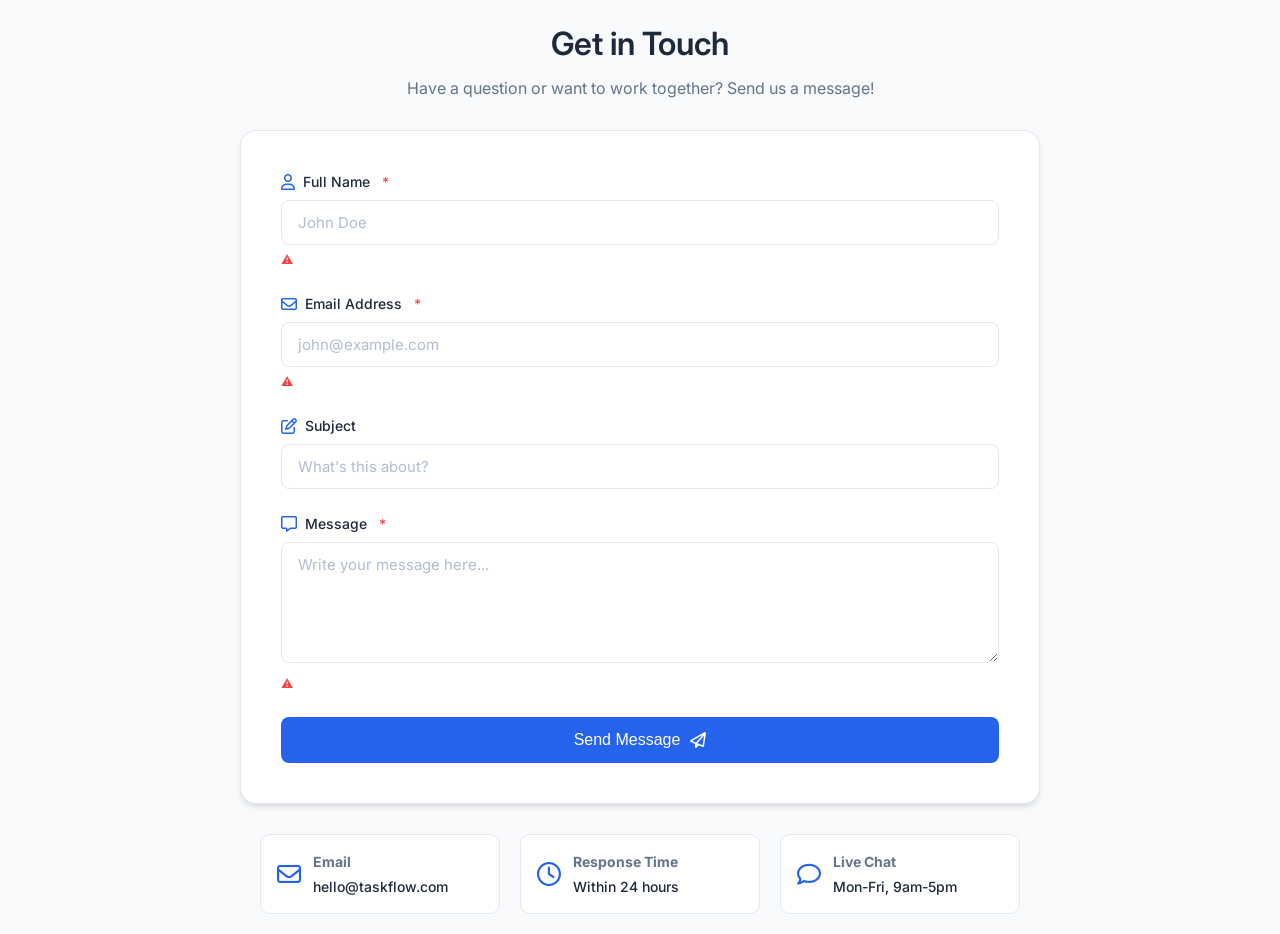
<file: Task 2: Professional Contact Form/index.html>
<!DOCTYPE html>
<html lang="en">
<head>
    <meta charset="UTF-8">
    <meta name="viewport" content="width=device-width, initial-scale=1.0">
    <title>Contact Form | Task 2</title>
    <link rel="stylesheet" href="style.css">
    <!-- Font Awesome for icons -->
    <link rel="stylesheet" href="https://cdnjs.cloudflare.com/ajax/libs/font-awesome/6.5.1/css/all.min.css">
</head>
<body>
    <div class="container">
        <!-- Form Header -->
        <div class="form-header">
            <h1>Get in Touch</h1>
            <p>Have a question or want to work together? Send us a message!</p>
        </div>

        <!-- Contact Form -->
        <div class="form-card">
            <form id="contactForm" novalidate>
                <!-- Full Name Field -->
                <div class="form-group">
                    <label for="fullName">
                        <i class="fa-regular fa-user"></i>
                        Full Name <span class="required">*</span>
                    </label>
                    <input 
                        type="text" 
                        id="fullName" 
                        name="fullName" 
                        placeholder="John Doe"
                        class="form-input"
                        required
                    >
                    <div class="error-message" id="fullNameError"></div>
                </div>

                <!-- Email Field -->
                <div class="form-group">
                    <label for="email">
                        <i class="fa-regular fa-envelope"></i>
                        Email Address <span class="required">*</span>
                    </label>
                    <input 
                        type="email" 
                        id="email" 
                        name="email" 
                        placeholder="john@example.com"
                        class="form-input"
                        required
                    >
                    <div class="error-message" id="emailError"></div>
                </div>

                <!-- Subject Field -->
                <div class="form-group">
                    <label for="subject">
                        <i class="fa-regular fa-pen-to-square"></i>
                        Subject
                    </label>
                    <input 
                        type="text" 
                        id="subject" 
                        name="subject" 
                        placeholder="What's this about?"
                        class="form-input"
                    >
                </div>

                <!-- Message Field -->
                <div class="form-group">
                    <label for="message">
                        <i class="fa-regular fa-message"></i>
                        Message <span class="required">*</span>
                    </label>
                    <textarea 
                        id="message" 
                        name="message" 
                        placeholder="Write your message here..."
                        class="form-input"
                        rows="5"
                        required
                    ></textarea>
                    <div class="error-message" id="messageError"></div>
                </div>

                <!-- Submit Button -->
                <button type="submit" class="submit-btn" id="submitBtn">
                    <span class="btn-text">Send Message</span>
                    <i class="fa-regular fa-paper-plane"></i>
                </button>
            </form>

            <!-- Success Message (hidden by default) -->
            <div class="success-message" id="successMessage">
                <i class="fa-regular fa-circle-check"></i>
                <h3>Message Sent!</h3>
                <p>Thank you for reaching out. We'll get back to you soon.</p>
                <button class="reset-btn" id="resetBtn">Send Another Message</button>
            </div>
        </div>

        <!-- Contact Information (Optional - adds professionalism) -->
        <div class="contact-info">
            <div class="info-item">
                <i class="fa-regular fa-envelope"></i>
                <div>
                    <h4>Email</h4>
                    <p>hello@taskflow.com</p>
                </div>
            </div>
            <div class="info-item">
                <i class="fa-regular fa-clock"></i>
                <div>
                    <h4>Response Time</h4>
                    <p>Within 24 hours</p>
                </div>
            </div>
            <div class="info-item">
                <i class="fa-regular fa-comment"></i>
                <div>
                    <h4>Live Chat</h4>
                    <p>Mon-Fri, 9am-5pm</p>
                </div>
            </div>
        </div>
    </div>

    <script src="script.js"></script>
</body>
</html>
</file>
<file: Task 2: Professional Contact Form/style.css>
/* Google Fonts */
@import url('https://fonts.googleapis.com/css2?family=Inter:wght@400;500;600&display=swap');

* {
    margin: 0;
    padding: 0;
    box-sizing: border-box;
}

body {
    font-family: 'Inter', sans-serif;
    background: #F8FAFC;
    color: #1E293B;
    line-height: 1.5;
    min-height: 100vh;
    display: flex;
    align-items: center;
    justify-content: center;
    padding: 20px;
}

/* Main Container */
.container {
    max-width: 800px;
    width: 100%;
    margin: 0 auto;
}

/* Form Header */
.form-header {
    text-align: center;
    margin-bottom: 30px;
}

.form-header h1 {
    font-size: 32px;
    color: #1E293B;
    margin-bottom: 8px;
    font-weight: 600;
}

.form-header p {
    color: #64748B;
    font-size: 16px;
}

/* Form Card */
.form-card {
    background: #FFFFFF;
    border-radius: 16px;
    border: 1px solid #E2E8F0;
    padding: 40px;
    box-shadow: 0 4px 6px -1px rgba(0, 0, 0, 0.1), 0 2px 4px -1px rgba(0, 0, 0, 0.06);
    transition: all 0.3s ease;
}

.form-card:hover {
    box-shadow: 0 10px 15px -3px rgba(0, 0, 0, 0.1), 0 4px 6px -2px rgba(0, 0, 0, 0.05);
}

/* Form Groups */
.form-group {
    margin-bottom: 24px;
}

.form-group label {
    display: flex;
    align-items: center;
    gap: 8px;
    font-weight: 500;
    color: #1E293B;
    margin-bottom: 8px;
    font-size: 14px;
}

.form-group label i {
    color: #2563EB;
    font-size: 16px;
}

.required {
    color: #EF4444;
    margin-left: 4px;
}

/* Form Inputs */
.form-input {
    width: 100%;
    padding: 12px 16px;
    font-size: 15px;
    font-family: 'Inter', sans-serif;
    border: 1px solid #E2E8F0;
    border-radius: 8px;
    background: #FFFFFF;
    color: #1E293B;
    transition: all 0.2s ease;
}

.form-input:hover {
    border-color: #94A3B8;
}

.form-input:focus {
    outline: none;
    border-color: #2563EB;
    box-shadow: 0 0 0 3px rgba(37, 99, 235, 0.1);
}

.form-input::placeholder {
    color: #94A3B8;
    opacity: 0.7;
}

/* Textarea specific */
textarea.form-input {
    resize: vertical;
    min-height: 120px;
}

/* Error States */
.form-input.error {
    border-color: #EF4444;
    background-color: #FEF2F2;
}

.form-input.error:focus {
    border-color: #EF4444;
    box-shadow: 0 0 0 3px rgba(239, 68, 68, 0.1);
}

.error-message {
    color: #EF4444;
    font-size: 13px;
    margin-top: 6px;
    display: flex;
    align-items: center;
    gap: 4px;
}

.error-message::before {
    content: "⚠️";
    font-size: 12px;
}

/* Submit Button */
.submit-btn {
    width: 100%;
    padding: 14px 24px;
    background: #2563EB;
    color: white;
    border: none;
    border-radius: 8px;
    font-size: 16px;
    font-weight: 500;
    display: flex;
    align-items: center;
    justify-content: center;
    gap: 10px;
    cursor: pointer;
    transition: all 0.2s ease;
    position: relative;
    overflow: hidden;
}

.submit-btn:hover {
    background: #1D4ED8;
    transform: translateY(-1px);
    box-shadow: 0 4px 6px -1px rgba(37, 99, 235, 0.2);
}

.submit-btn:active {
    transform: translateY(0);
}

.submit-btn:disabled {
    background: #94A3B8;
    cursor: not-allowed;
    transform: none;
    box-shadow: none;
}

.submit-btn i {
    transition: transform 0.2s ease;
}

.submit-btn:hover i {
    transform: translateX(4px);
}

/* Loading State */
.submit-btn.loading {
    background: #1D4ED8;
    pointer-events: none;
}

.submit-btn.loading .btn-text {
    visibility: hidden;
    opacity: 0;
}

.submit-btn.loading::after {
    content: "";
    position: absolute;
    width: 20px;
    height: 20px;
    border: 2px solid white;
    border-top-color: transparent;
    border-radius: 50%;
    animation: spin 0.8s linear infinite;
}

@keyframes spin {
    to { transform: rotate(360deg); }
}

/* Success Message */
.success-message {
    display: none;
    text-align: center;
    padding: 30px 20px;
}

.success-message.active {
    display: block;
    animation: fadeIn 0.5s ease;
}

@keyframes fadeIn {
    from {
        opacity: 0;
        transform: translateY(-10px);
    }
    to {
        opacity: 1;
        transform: translateY(0);
    }
}

.success-message i {
    font-size: 64px;
    color: #10B981;
    margin-bottom: 20px;
}

.success-message h3 {
    font-size: 24px;
    color: #1E293B;
    margin-bottom: 10px;
}

.success-message p {
    color: #64748B;
    margin-bottom: 24px;
}

/* Reset Button */
.reset-btn {
    padding: 10px 24px;
    background: transparent;
    color: #2563EB;
    border: 1px solid #2563EB;
    border-radius: 6px;
    font-size: 14px;
    font-weight: 500;
    cursor: pointer;
    transition: all 0.2s ease;
}

.reset-btn:hover {
    background: #EFF6FF;
    transform: translateY(-1px);
}

/* Contact Information */
.contact-info {
    display: grid;
    grid-template-columns: repeat(3, 1fr);
    gap: 20px;
    margin-top: 30px;
    padding: 0 20px;
}

.info-item {
    display: flex;
    align-items: center;
    gap: 12px;
    padding: 16px;
    background: #FFFFFF;
    border: 1px solid #E2E8F0;
    border-radius: 10px;
    transition: all 0.2s ease;
}

.info-item:hover {
    transform: translateY(-2px);
    border-color: #2563EB;
    box-shadow: 0 4px 6px -1px rgba(37, 99, 235, 0.1);
}

.info-item i {
    font-size: 24px;
    color: #2563EB;
}

.info-item h4 {
    font-size: 14px;
    color: #64748B;
    margin-bottom: 4px;
}

.info-item p {
    font-size: 14px;
    font-weight: 500;
    color: #1E293B;
}

/* ========== RESPONSIVE DESIGN ========== */

/* Tablet Styles */
@media screen and (max-width: 768px) {
    body {
        padding: 16px;
    }

    .form-card {
        padding: 30px;
    }

    .contact-info {
        grid-template-columns: repeat(2, 1fr);
    }

    .form-header h1 {
        font-size: 28px;
    }
}

/* Mobile Styles */
@media screen and (max-width: 480px) {
    .form-card {
        padding: 20px;
    }

    .contact-info {
        grid-template-columns: 1fr;
        gap: 12px;
    }

    .form-header h1 {
        font-size: 24px;
    }

    .form-header p {
        font-size: 14px;
    }

    .form-group label {
        font-size: 13px;
    }

    .form-input {
        padding: 10px 14px;
        font-size: 14px;
    }

    .submit-btn {
        padding: 12px 20px;
        font-size: 15px;
    }

    .info-item {
        padding: 12px;
    }
    
    .info-item i {
        font-size: 20px;
    }
}

/* Small Mobile Styles */
@media screen and (max-width: 360px) {
    .form-card {
        padding: 16px;
    }

    .form-group {
        margin-bottom: 16px;
    }
}
</file>
